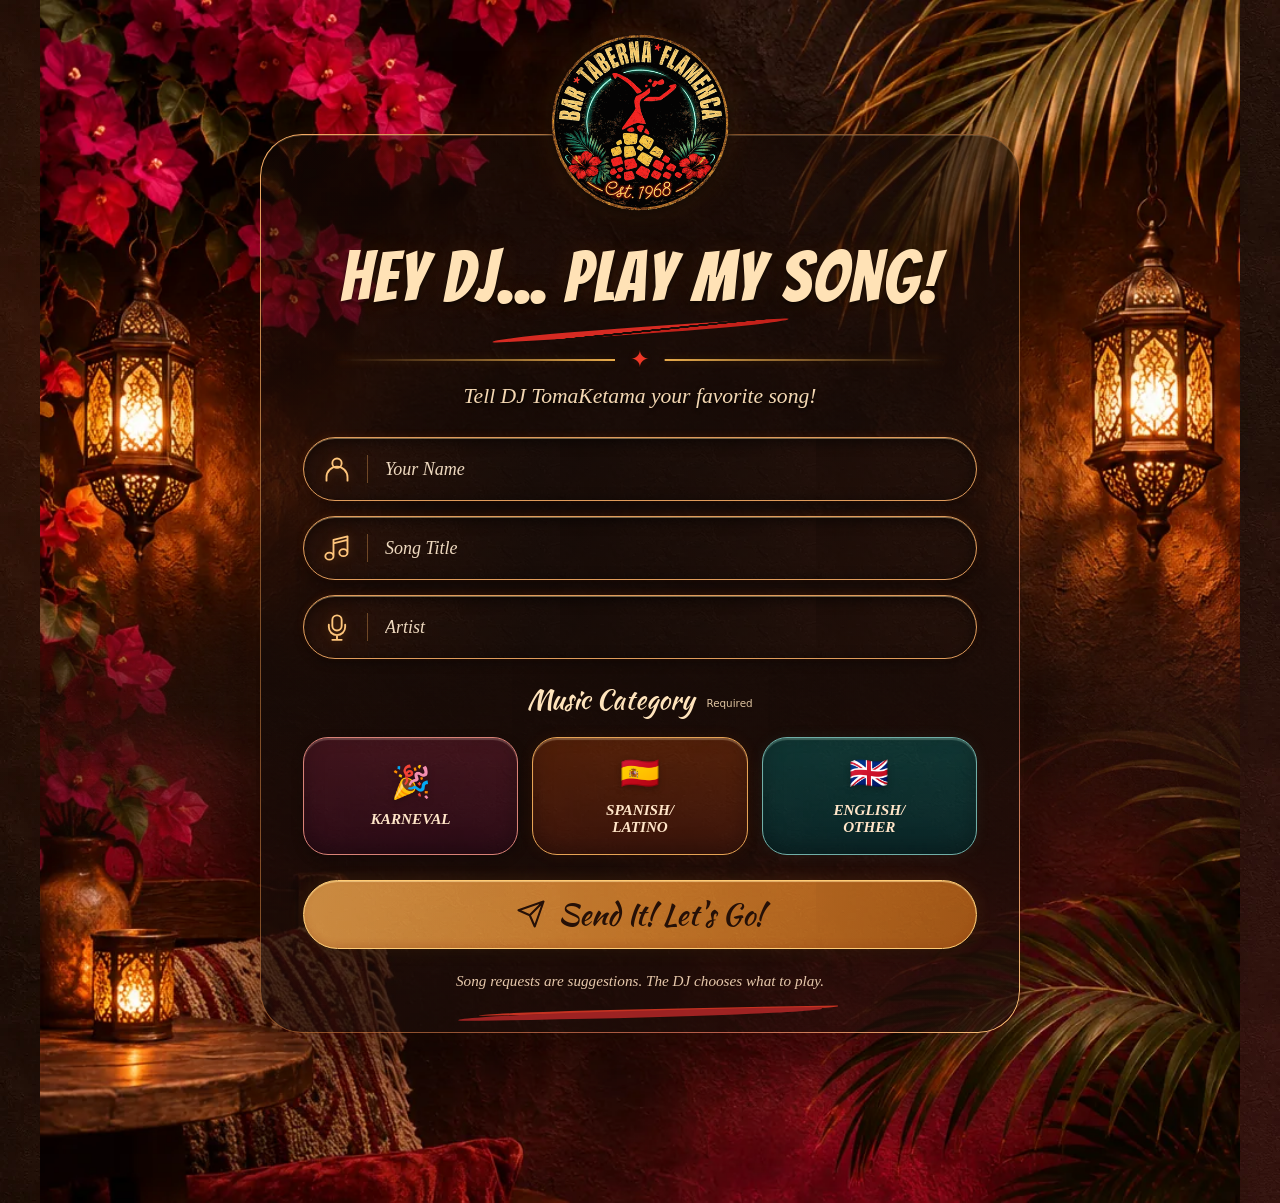
<file: index.html>
<!doctype html>
<html lang="en"><head><meta charset="UTF-8"><meta name="viewport" content="width=device-width,initial-scale=1"><meta name="theme-color" content="#17121b"><title>Song Requests · Taberna Flamenca</title><link rel="stylesheet" href="./styles.css"><link rel="stylesheet" href="./guest-theme.css?v=boho-bangers-20261109"></head><body class="boho-guest">
<main class="guest-page"><div class="boho-decor boho-decor-top" aria-hidden="true"></div><div class="boho-decor boho-decor-bottom" aria-hidden="true"></div><section class="guest-card"><img class="guest-logo" src="./assets/taberna-round-hq.png" alt="Taberna Flamenca logo"><h1>Hey Dj... play my Song!</h1><div class="flamenca-divider" aria-hidden="true"><span>✦</span></div><p class="subtitle">Tell DJ TomaKetama your favorite song!</p>
<form id="request-form"><label class="sr-only" for="guest">Your Name</label><div class="glow-field"><span class="field-icon" aria-hidden="true"><svg viewBox="0 0 24 24"><circle cx="12" cy="7" r="4"/><path d="M3 22v-3a9 9 0 0 1 18 0v3"/></svg></span><input id="guest" name="guest" maxlength="60" autocomplete="name" required placeholder="Your Name"></div>
<label class="sr-only" for="title">Song Title</label><div class="glow-field"><span class="field-icon" aria-hidden="true"><svg viewBox="0 0 24 24"><path d="M9 18V5l12-3v13M9 8l12-3"/><ellipse cx="5.5" cy="19" rx="3.5" ry="3"/><ellipse cx="17.5" cy="16" rx="3.5" ry="3"/></svg></span><input id="title" name="title" maxlength="120" required placeholder="Song Title"></div>

<label class="sr-only" for="artist">Artist</label><div class="glow-field"><span class="field-icon" aria-hidden="true"><svg viewBox="0 0 24 24"><rect x="8" y="2" width="8" height="13" rx="4"/><path d="M5 10v2a7 7 0 0 0 14 0v-2M12 19v4M8 23h8"/></svg></span><input id="artist" name="artist" maxlength="120" required placeholder="Artist"></div>
<fieldset class="category-field"><legend>Music Category <span class="required-label">Required</span></legend><div class="category-options">
<label class="category-choice"><input type="radio" name="category" value="german" required><span><span class="category-emoji">🎉</span><span>KARNEVAL</span></span></label>
<label class="category-choice"><input type="radio" name="category" value="latino" required><span><span class="category-emoji">🇪🇸</span><span>SPANISH/<br>LATINO</span></span></label>
<label class="category-choice"><input type="radio" name="category" value="international" required><span><span class="category-emoji">🇬🇧</span><span>ENGLISH/<br>OTHER</span></span></label>
</div></fieldset>
<button type="submit" id="submit"><span class="send-icon" aria-hidden="true"><svg viewBox="0 0 24 24"><path d="m22 2-7 20-4-9-9-4 20-7ZM11 13 22 2"/></svg></span> Send It! Let's Go!</button><p class="feedback" id="feedback" role="status" aria-live="polite"></p></form>
<p class="footnote">Song requests are suggestions. The DJ chooses what to play.</p></section></main>
<script type="module" src="./src/guest.js?v=20261105-party-copy3"></script></body></html>
</file>
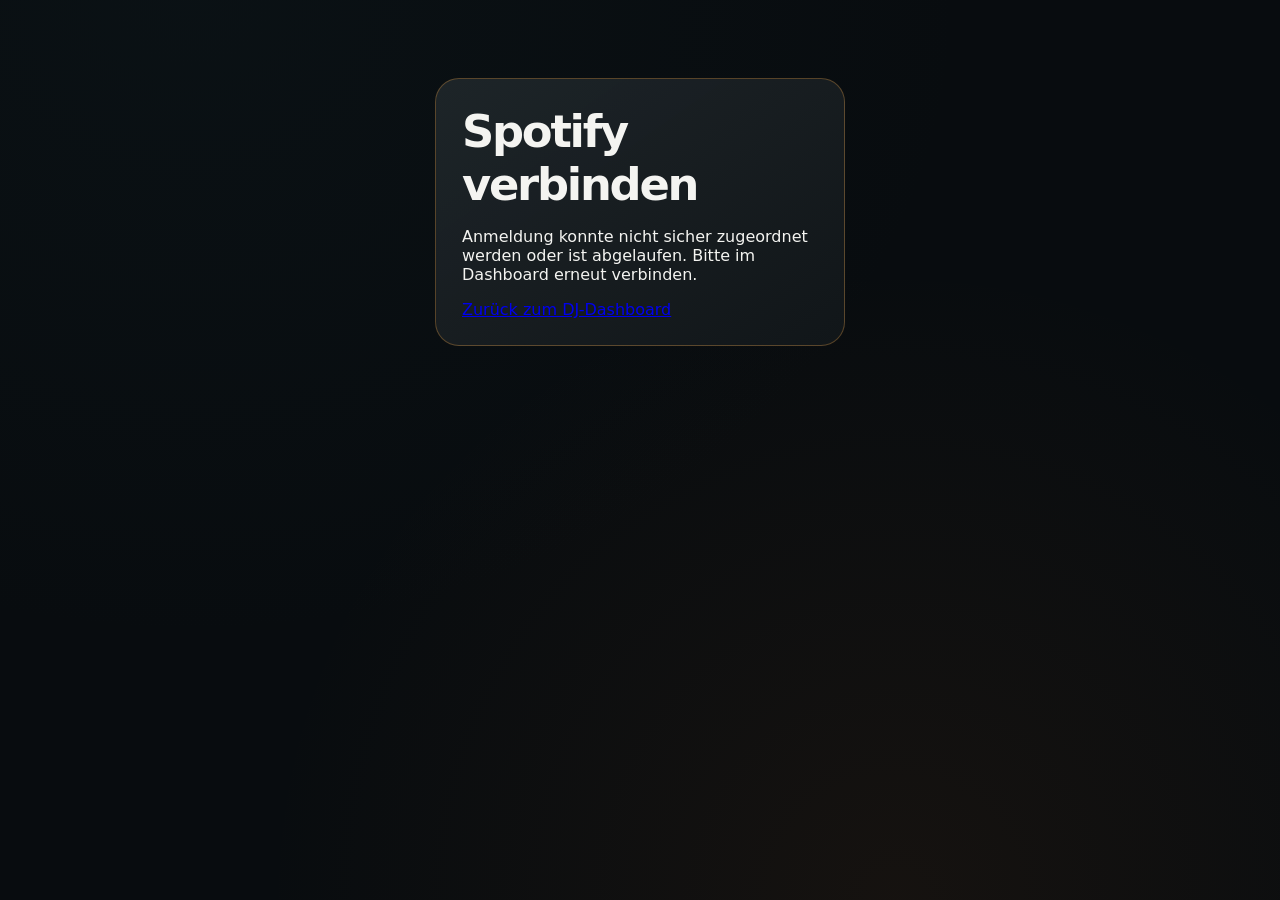
<file: dj/spotify-callback.html>
<!doctype html>
<html lang="de"><head><meta charset="utf-8"><meta name="viewport" content="width=device-width,initial-scale=1"><meta name="referrer" content="no-referrer"><title>Spotify verbinden · Taberna Flamenca</title><link rel="stylesheet" href="../styles.css"><link rel="stylesheet" href="./dashboard.css?v=20261105-v6"></head><body class="dj-page"><main class="dashboard"><section class="panel login"><h1>Spotify verbinden</h1><p id="spotify-callback-status" role="status">Anmeldung wird geprüft …</p><a href="./">Zurück zum DJ-Dashboard</a></section></main><script type="module" src="../src/spotify-callback.js"></script></body></html>
</file>
<file: styles.css>
:root{font-family:Inter,ui-sans-serif,system-ui,-apple-system,BlinkMacSystemFont,"Segoe UI",sans-serif;color:#f6eff7;background:#120e15;font-synthesis:none}*{box-sizing:border-box}body{margin:0;min-height:100vh;background:radial-gradient(ellipse at 20% 0%,#39213d 0%,transparent 45%),radial-gradient(ellipse at 100% 70%,#2b1b30 0%,transparent 45%),#120e15}button,input{font:inherit}button{cursor:pointer}button:disabled{opacity:.6;cursor:wait}.guest-page{min-height:100vh;display:flex;align-items:center;justify-content:center;padding:32px 16px}.guest-card{width:min(100%,460px);padding:clamp(26px,5vw,46px);background:rgba(39,28,43,.82);border:1px solid #624b63;border-radius:24px;box-shadow:0 22px 75px #0007;backdrop-filter:blur(14px)}.eyebrow{font-size:.75rem;letter-spacing:.25em;font-weight:750;color:#f2a9bb}.music-icon{font-size:3.7rem;line-height:1;margin:30px 0 10px;color:#f3b0c4}h1{font-size:clamp(2rem,5vw,2.8rem);letter-spacing:-.05em;margin:0 0 8px}.subtitle{color:#c6b4c6;margin:0 0 30px;line-height:1.5}form{display:flex;flex-direction:column}label{font-size:.86rem;font-weight:650;margin:14px 0 8px}input:not([type=checkbox]){width:100%;min-height:48px;padding:12px 14px;color:#fff;border:1px solid #745e76;border-radius:11px;background:#231b28;outline:none}input:focus{border-color:#f3a9c0;box-shadow:0 0 0 3px #f3a9c026}input::placeholder{color:#a692a8}button:not(.secondary){background:linear-gradient(120deg,#ffb8c7,#e78eae);color:#2a1425;font-weight:760;border:0;border-radius:11px;min-height:49px;padding:12px 18px;margin-top:24px}button span{margin-left:6px}button:hover{filter:brightness(1.08)}button.secondary{background:#302635;color:#f5e9f4;border:1px solid #604d63;border-radius:10px;padding:10px 15px;min-height:40px}.footnote{font-size:.76rem;line-height:1.5;color:#a893a9;text-align:center;margin:25px 0 0}.feedback{font-size:.87rem;line-height:1.45;margin:12px 0 0;min-height:1rem}.feedback.error{color:#ffc1c1}.feedback.success{color:#a7edc1}.hidden{display:none!important}.dashboard{max-width:940px;margin:auto;padding:42px 18px}.dash-header{display:flex;align-items:flex-start;justify-content:space-between;gap:20px}.dash-header h1{margin-top:10px}.header-actions{display:flex;gap:12px;align-items:center}.status{border-radius:100px;border:1px solid #58465b;padding:8px 12px;color:#d1bcd1;font-size:.8rem;white-space:nowrap}.status.connected{border-color:#44705d;color:#a6e8c4}.panel{background:#2b2030;border:1px solid #644d67;border-radius:18px;padding:26px}.login{max-width:410px;margin:50px auto}.login h2{margin:0}.toolbar{display:flex;align-items:center;justify-content:space-between;gap:20px;margin:16px 0 20px}.meta{font-size:.82rem;color:#b39db5;margin:5px 0}.toolbar-actions{display:flex;align-items:center;gap:14px}.checkbox-label{margin:0;color:#cdbbd0;font-weight:500;white-space:nowrap}.request-list{background:#241b29;border:1px solid #57445b;border-radius:17px;overflow:hidden}.request{display:grid;grid-template-columns:43px 1fr auto;gap:16px;align-items:center;padding:19px 20px;border-bottom:1px solid #48364b}.request:last-child{border-bottom:0}.request.done{opacity:.55}.number{font-size:1.35rem;font-weight:700;color:#a892ad;font-variant-numeric:tabular-nums}.song-title{font-size:1.03rem;font-weight:750;overflow-wrap:anywhere}.artist{font-size:.91rem;color:#c9b5ca;margin-top:4px}.requesters{font-size:.82rem;color:#9e8aa4;margin-top:6px;overflow-wrap:anywhere}.row-side{display:flex;gap:12px;align-items:center}.plus{border-radius:100px;background:#614162;color:#ffdaee;padding:6px 10px;font-size:.82rem;font-weight:750}.mark{font-size:.82rem;padding:7px 9px;background:transparent;border:1px solid #705a76;color:#d5c0d7;border-radius:8px}.empty{padding:32px;color:#bca7bd;text-align:center}.dashboard-foot{margin-top:30px}@media(max-width:600px){.dash-header,.toolbar{flex-wrap:wrap}.request{grid-template-columns:25px 1fr auto;gap:10px;padding:14px 12px}.row-side{flex-direction:column;align-items:flex-end}.dashboard{padding:22px 12px}}
/* DJ request extension: keep the existing colour palette and card styling. */
.dashboard{max-width:1680px}
.toolbar-actions{flex-wrap:wrap;justify-content:flex-end}
.toolbar select,.category-select{background:#302635;color:#f5e9f4;border:1px solid #705a76;border-radius:9px;padding:9px;font:inherit}
.event-label{margin:0;font-size:.82rem;color:#cdbbd0}
.request-columns{display:grid;grid-template-columns:repeat(3,minmax(0,1fr));gap:14px;align-items:start;overflow:visible}
.music-column{min-width:0;border:1px solid #57445b;background:rgba(36,27,41,.92);border-radius:17px;overflow:hidden}
.music-column h2{font-size:1rem;letter-spacing:-.01em;margin:0;padding:17px 16px;background:#35283a;border-bottom:1px solid #57445b}
.category-items{min-height:90px}
.category-items .request{grid-template-columns:29px minmax(0,1fr);gap:10px;align-items:start;padding:15px 12px}
.category-items .number{font-size:1rem;padding-top:2px}
.song-details{min-width:0}
.song-details .row-side{flex-direction:row;align-items:center;justify-content:flex-start;margin-top:10px}
.song-details .category-select{width:100%;margin-top:10px;font-size:.78rem}
.mobile-swipe-hint{display:none;text-align:center;color:#b8a3ba;font-size:.8rem}
@media(max-width:760px){
 .dashboard{padding:20px 0}
 .dash-header,.toolbar{padding-left:15px;padding-right:15px}
 .dashboard-foot{padding:0 14px}
 .request-columns{display:flex;gap:0;overflow-x:auto;scroll-snap-type:x mandatory;overscroll-behavior-x:contain;scrollbar-width:none;-webkit-overflow-scrolling:touch}
 .request-columns::-webkit-scrollbar{display:none}
 .music-column{flex:0 0 100%;width:100%;scroll-snap-align:start;border-radius:0;border-left:0;border-right:0;min-height:280px}
 .music-column h2{position:sticky;top:0}
 .mobile-swipe-hint{display:block}
 .toolbar-actions{justify-content:flex-start}
 .header-actions{margin-left:auto}
}

/* Guest request form: original centered logo and equal-width compulsory category choices. */
.guest-logo{display:block;width:124px;height:124px;aspect-ratio:1;object-fit:contain;border-radius:50%;margin:0 auto 16px}
.guest-card h1{text-align:center}
.guest-card .subtitle{text-align:center}
.category-field{border:0;padding:0;margin:17px 0 3px;min-width:0}
.category-field legend{font-size:.86rem;font-weight:650;margin-bottom:10px;padding:0}
.required-label{font-size:.72rem;font-weight:500;color:#bf9ebc;margin-left:5px}
.category-options{display:grid;grid-template-columns:repeat(3,minmax(0,1fr));gap:7px}
.category-choice{display:block;min-width:0;margin:0;cursor:pointer;position:relative}
.category-choice input{position:absolute;opacity:0;width:1px;height:1px}
.category-choice > span{display:flex;align-items:center;justify-content:center;text-align:center;min-height:58px;width:100%;padding:7px 4px;background:#231b28;border:1px solid #745e76;border-radius:11px;color:#f5e9f4;font-size:clamp(.63rem,2.2vw,.77rem);font-weight:750;line-height:1.2;overflow-wrap:anywhere;transition:background .15s,border-color .15s,box-shadow .15s}
.category-choice input:checked+span{background:#614162;border-color:#ffc5d6;color:#fff;box-shadow:inset 0 0 0 1px #ffc5d6}
.category-choice input:focus-visible+span{outline:3px solid #f3a9c0;outline-offset:3px}
@media(max-width:420px){.guest-card{padding:24px 18px}.guest-logo{width:118px;height:118px}.category-options{gap:5px}.category-choice > span{font-size:.65rem;padding:7px 2px}}

/* Compact supplied PNG and horizontal categories with clear symbol/text hierarchy. */
.category-options{grid-template-columns:repeat(3,minmax(0,1fr));}
.category-choice > span{display:flex;flex-direction:column;gap:4px;align-items:center;justify-content:center;min-height:70px;white-space:normal}
.category-choice > span > span{display:block;background:none;border:none;padding:0;min-height:0;width:auto;line-height:1.15}
.category-choice .category-emoji{font-size:1.3rem;line-height:1.2}
</file>
<file: guest-theme.css>
/* Guest-only boho theme. Shared dashboard styles and request logic are unchanged. */
@font-face{font-family:"Flamenca Brush";src:url("./assets/fonts/KaushanScript-Latin.woff") format("woff");font-style:normal;font-weight:400;font-display:swap}
.boho-guest{background:#160c08;color:#fae9cc}
.boho-guest .guest-page{position:relative;isolation:isolate;display:flex;align-items:flex-start;justify-content:center;min-height:100svh;padding:34px 26px 170px;overflow:hidden;background:radial-gradient(ellipse at 8% 32%,#ae3c1229,transparent 45%),radial-gradient(ellipse at 100% 95%,#a71e3020,transparent 45%),url("./assets/boho/plaster.webp") repeat;background-color:#190d08}
.boho-guest .boho-decor{position:absolute;left:50%;width:min(100%,1200px);transform:translateX(-50%);pointer-events:none;z-index:-1;background-repeat:no-repeat;background-size:100% auto}
.boho-guest .boho-decor-top{top:0;height:775px;background-image:url("./assets/boho/top-decor.webp");-webkit-mask-image:linear-gradient(#000 0%,#000 76%,transparent 100%);mask-image:linear-gradient(#000 0%,#000 76%,transparent 100%)}
.boho-guest .boho-decor-bottom{bottom:0;height:500px;background-position:center bottom;background-image:url("./assets/boho/bottom-decor.webp");-webkit-mask-image:linear-gradient(transparent,#000 35%);mask-image:linear-gradient(transparent,#000 35%)}
.boho-guest .guest-card{position:relative;isolation:isolate;width:min(100%,760px);padding:0 42px 32px;margin-top:100px;border:1px solid #d38e4c80;border-radius:42px;background:linear-gradient(160deg,#1a0b0578,#140a07bd 42%,#1b0d09ba);box-shadow:0 25px 90px #0008,inset 0 1px #ffe1a333,0 0 30px #e95a1612;backdrop-filter:none;-webkit-backdrop-filter:none}
.boho-guest .guest-card:before{content:"";position:absolute;inset:-1px;z-index:-1;border-radius:inherit;padding:1px;background:linear-gradient(135deg,#ffb56b,#b4603022 26%,#b85b2733 58%,#ea6d6888 82%,#ffc87b);-webkit-mask:linear-gradient(#fff 0 0) content-box,linear-gradient(#fff 0 0);-webkit-mask-composite:xor;mask-composite:exclude;pointer-events:none}
.boho-guest .guest-card:after{content:"";position:absolute;left:26%;right:26%;bottom:14px;height:8px;background:#b42727;border-radius:90% 10% 80% 10%;transform:rotate(-1deg);opacity:.85;box-shadow:18px -3px 0 -2px #e33926;pointer-events:none}
.boho-guest .guest-logo{display:block;position:relative;width:208px;height:208px;aspect-ratio:1;object-fit:contain;border-radius:50%;margin:-111px auto 8px;filter:drop-shadow(0 3px 6px #0009) drop-shadow(0 0 12px #ef8e2322)}
.boho-guest .guest-card h1{position:relative;margin:0 auto 4px;max-width:680px;font-family:"Flamenca Brush","Brush Script MT",cursive;font-weight:400;font-size:clamp(2.3rem,5.5vw,3.85rem);line-height:1.24;letter-spacing:-.035em;color:#ffe2b6;text-align:center;text-wrap:balance;text-shadow:0 4px 4px #0009,0 0 25px #ee8a2224}
.boho-guest .guest-card h1:after{content:"";display:block;width:44%;height:9px;margin:10px auto 0;background:linear-gradient(177deg,transparent 18%,#d62a22 19% 50%,transparent 51% 58%,#c4211a 59% 78%,transparent 79%);border-radius:100% 5% 100% 5%;transform:rotate(-3deg)}
.boho-guest .flamenca-divider{display:flex;align-items:center;gap:15px;width:90%;margin:13px auto 9px;color:#ef3827;font-size:23px;line-height:1;text-shadow:0 0 9px #d8352222}
.boho-guest .flamenca-divider:before,.boho-guest .flamenca-divider:after{content:"";height:2px;flex:1;background:linear-gradient(90deg,transparent,#e8ab4b);box-shadow:0 0 8px #f1901e33}.boho-guest .flamenca-divider:after{transform:rotate(180deg)}
.boho-guest .guest-card .subtitle{font-family:Georgia,"Times New Roman",serif;font-style:italic;font-size:clamp(.98rem,2.7vw,1.35rem);line-height:1.5;color:#f4d7b2;text-align:center;margin:0 0 25px;text-shadow:0 2px 4px #000}
.boho-guest .sr-only{position:absolute!important;width:1px!important;height:1px!important;padding:0!important;margin:-1px!important;overflow:hidden!important;clip:rect(0,0,0,0)!important;white-space:nowrap!important;border:0!important}
.boho-guest .glow-field{display:flex;align-items:center;gap:17px;min-height:64px;padding:0 19px;margin:0 0 15px;border:1px solid #df9b5b;border-radius:33px;background:linear-gradient(110deg,#3e1a0e55,#140b08ba 35%,#25110b88),url("./assets/boho/plaster.webp");box-shadow:inset 0 1px 0 #ffe3a56b,inset 0 3px 14px #0009,0 -2px 7px #e55b1b1c,0 5px 10px #0004;transition:border-color .2s,box-shadow .2s}
.boho-guest .glow-field:focus-within{border-color:#ffdb92;box-shadow:0 0 0 3px #efb45225,0 0 18px #ee7e2029,inset 0 2px 10px #0008}
.boho-guest .field-icon{display:flex;align-items:center;justify-content:center;flex:0 0 44px;padding-right:16px;border-right:1px solid #c2874877;color:#ffc67c;filter:drop-shadow(0 0 5px #f58b2344)}
.boho-guest .field-icon svg{width:28px;height:28px;fill:none;stroke:currentColor;stroke-width:1.6;stroke-linecap:round;stroke-linejoin:round}
.boho-guest .guest-card .glow-field input:not([type=checkbox]){width:100%;min-width:0;min-height:62px;padding:12px 0;background:transparent;border:0;border-radius:0;box-shadow:none;color:#fff1da;font-size:18px;font-style:italic;font-family:Georgia,"Times New Roman",serif}
.boho-guest .guest-card .glow-field input::placeholder{color:#eed9bf;opacity:1}
.boho-guest .guest-card .category-field{margin:7px 0 0;min-width:0}.boho-guest .category-field legend{width:100%;margin-bottom:17px;padding:0;color:#ffe4bc;font-family:"Flamenca Brush",cursive;font-weight:400;text-align:center;font-size:1.7rem;line-height:1.4}
.boho-guest .required-label{font-family:ui-sans-serif,system-ui,sans-serif;font-size:.65rem;font-weight:400;color:#dfc4a0;vertical-align:middle;margin-left:6px}
.boho-guest .category-options{display:grid;grid-template-columns:repeat(3,minmax(0,1fr));gap:14px}.boho-guest .category-choice{position:relative;display:block;margin:0;min-width:0;cursor:pointer}.boho-guest .category-choice input{position:absolute;opacity:0;width:1px;height:1px}
.boho-guest .category-choice>span{position:relative;display:flex;flex-direction:column;align-items:center;justify-content:center;gap:9px;min-height:118px;padding:13px 5px;width:100%;border:1px solid #d98277;border-radius:25px;background:linear-gradient(#531827a8,#300b1ac9),url("./assets/boho/plaster.webp");box-shadow:inset 0 2px 1px #ffd7c83d,inset 0 -6px 20px #0004,0 4px 12px #0004;color:#ffe5c8;font-size:.95rem;font-weight:650;font-style:italic;font-family:Georgia,"Times New Roman",serif;text-align:center;line-height:1.15;overflow-wrap:normal;transition:transform .18s,border-color .18s,box-shadow .18s}
.boho-guest .category-choice:nth-child(2)>span{border-color:#e6a355;background:linear-gradient(#7b2e0b8f,#47170cb5),url("./assets/boho/plaster.webp");box-shadow:inset 0 2px 1px #ffd7a44d,inset 0 -6px 20px #0004,0 0 15px #d45f1b14}
.boho-guest .category-choice:nth-child(3)>span{border-color:#70aea7;background:linear-gradient(#07525296,#042e32bd),url("./assets/boho/plaster.webp");box-shadow:inset 0 2px 1px #b2e9d447,inset 0 -6px 20px #0004,0 0 15px #3eaea314}
.boho-guest .category-choice .category-emoji{font-size:2rem;line-height:1.15;filter:drop-shadow(0 2px 3px #0004)}.boho-guest .category-choice>span>span{display:block;line-height:1.15}
.boho-guest .category-choice input:checked+span{border-color:#ffe3a5;transform:translateY(-2px);box-shadow:0 0 0 2px #e4b56c99,0 0 18px #e1943529,inset 0 1px 10px #ffd68e24}
.boho-guest .category-choice input:checked+span:after{content:"✓";position:absolute;top:5px;right:8px;font-family:system-ui,sans-serif;font-size:13px;font-weight:700;color:#ffe5b1}
.boho-guest .category-choice input:focus-visible+span{outline:3px solid #ffe0a0;outline-offset:4px}
.boho-guest .guest-card #submit{display:flex;align-items:center;justify-content:center;gap:12px;min-height:69px;width:100%;margin-top:25px;padding:12px 16px;border:1px solid #ffcc76;border-radius:38px;background:linear-gradient(110deg,#f4bb69dc,#e9a043d9 53%,#c77b26df),url("./assets/boho/plaster.webp");box-shadow:inset 0 1px 1px #ffe8b4aa,inset 0 -3px 7px #9e4c1c33,0 0 16px #f2942b24,0 5px 12px #0005;color:#251007;font-family:"Flamenca Brush",cursive;font-weight:400;font-size:1.85rem;font-style:normal;transition:filter .18s,transform .18s}
.boho-guest .guest-card #submit .send-icon{display:flex;align-items:center;margin:0}.boho-guest .send-icon svg{width:30px;height:30px;fill:none;stroke:currentColor;stroke-width:1.7;stroke-linejoin:round}
.boho-guest .guest-card #submit:active{transform:translateY(2px)}.boho-guest .guest-card #submit:disabled{opacity:.65;cursor:wait;transform:none}
.boho-guest .guest-card .footnote{margin:20px auto 7px;max-width:560px;color:#e6c8ab;font-family:Georgia,"Times New Roman",serif;font-style:italic;font-size:.95rem;line-height:1.6;text-align:center}
.boho-guest .feedback:empty{min-height:0;margin:0}.boho-guest .feedback:not(:empty){padding:12px 15px;margin:16px 0 0;border:1px solid #bc895533;border-radius:15px;background:#170b08c7;color:#f8dfbb;line-height:1.6}.boho-guest .feedback.success{color:#c8e7b4}.boho-guest .feedback.error{color:#ffd1c4}
@media(hover:hover){.boho-guest .category-choice:hover>span{transform:translateY(-2px);border-color:#ffe0a5}.boho-guest .guest-card #submit:hover{filter:brightness(1.06)}}
@media(max-width:600px){.boho-guest .guest-page{padding:24px 13px 120px}.boho-guest .boho-decor-top{width:calc(100% + 48px);height:420px}.boho-guest .boho-decor-bottom{width:calc(100% + 70px);height:290px}.boho-guest .guest-card{margin-top:92px;padding:0 20px 28px;border-radius:28px}.boho-guest .guest-logo{width:158px;height:158px;margin-top:-94px;margin-bottom:12px}.boho-guest .guest-card h1{font-size:2.35rem;line-height:1.25}.boho-guest .guest-card h1:after{height:7px;margin-top:6px}.boho-guest .flamenca-divider{margin:11px auto 8px;font-size:20px}.boho-guest .guest-card .subtitle{font-size:.98rem;margin-bottom:22px}.boho-guest .glow-field{min-height:57px;margin-bottom:13px;padding:0 14px;gap:12px}.boho-guest .field-icon{flex-basis:37px;padding-right:12px}.boho-guest .field-icon svg{width:25px;height:25px}.boho-guest .guest-card .glow-field input:not([type=checkbox]){min-height:55px;font-size:17px}.boho-guest .category-options{gap:9px}.boho-guest .category-field legend{font-size:1.4rem;margin-bottom:13px}.boho-guest .category-choice>span{font-size:.73rem;min-height:101px;border-radius:20px;gap:8px;padding:12px 3px}.boho-guest .category-choice .category-emoji{font-size:1.75rem}.boho-guest .guest-card #submit{min-height:62px;font-size:1.6rem;margin-top:21px}.boho-guest .guest-card .footnote{font-size:.81rem;margin-top:18px}}
@media(max-width:350px){.boho-guest .guest-card{padding-left:14px;padding-right:14px}.boho-guest .guest-card h1{font-size:2.1rem}.boho-guest .category-options{gap:7px}.boho-guest .category-choice>span{font-size:.66rem;min-height:96px}.boho-guest .guest-card .subtitle{font-size:.9rem}}
@media(prefers-reduced-motion:reduce){.boho-guest .glow-field,.boho-guest .category-choice>span,.boho-guest .guest-card #submit{transition:none}}
/* Let the artwork's own proportions define the fade, including narrow screens. */
.boho-guest .boho-decor-top{height:auto;aspect-ratio:1024/660}
.boho-guest .boho-decor-bottom{height:auto;aspect-ratio:1024/426}
.boho-guest .guest-card #submit{position:relative;isolation:isolate;overflow:hidden}
.boho-guest .guest-card #submit:before{content:"";position:absolute;inset:0;z-index:-1;border-radius:inherit;background:url("./assets/boho/plaster.webp") repeat;mix-blend-mode:soft-light;opacity:.45;pointer-events:none}
@media(max-width:600px){.boho-guest .boho-decor-top{width:100%;height:auto}.boho-guest .boho-decor-bottom{width:100%;height:auto}}

/* Restore the quieter original boho design; only the headline uses Bangers. */
@font-face{font-family:"Flamenca Bangers";src:url("./assets/fonts/Bangers-Latin.woff") format("woff");font-style:normal;font-weight:400;font-display:swap}
.boho-guest .guest-card h1{font-family:"Flamenca Bangers",Impact,sans-serif;font-weight:400;font-size:clamp(2.9rem,6.4vw,4.4rem);line-height:1.08;letter-spacing:.025em;color:#ffe2b6;text-shadow:0 3px 5px #0009,0 0 22px #ed862c20}
@media(max-width:600px){.boho-guest .guest-card h1{font-size:3rem;line-height:1.1}}
@media(max-width:350px){.boho-guest .guest-card h1{font-size:2.6rem}}
</file>
<file: dj/dashboard.css>
/* DJ-only theme: guest form and backend remain independent. */
.dj-page{background:radial-gradient(ellipse at 15% 0,#19323922,transparent 50%),radial-gradient(ellipse at 70% 100%,#b65b1714,transparent 50%),#080c0f;min-height:100svh;color:#f4f4f1}
.dj-page:before{content:'';position:fixed;inset:auto -10% -160px;height:230px;border-top:2px solid #ee963c88;border-radius:50%;box-shadow:0 -10px 45px #ff851528;transform:rotate(-5deg);pointer-events:none;z-index:-1}
.dashboard{max-width:1720px;padding:28px 30px 60px}
.dash-header{align-items:center;margin-bottom:32px;gap:24px}
.dj-brand{display:flex;align-items:center;gap:30px;min-width:0}
.dj-logo{width:150px;height:150px;object-fit:contain;filter:drop-shadow(0 0 12px #e9972422)}
.dj-heading{border-left:1px solid #d18a3d99;padding-left:30px}
.dash-header h1{margin:0 0 6px;font-size:clamp(1.8rem,3.5vw,3.3rem);letter-spacing:-.035em;line-height:1.1}
.dash-header .subtitle{margin:0;color:#afb4b9;font-size:clamp(.85rem,1.8vw,1.45rem)}
.equalizer{font-size:38px;color:#ef942f;letter-spacing:2px;text-shadow:0 0 15px #ff851c77;white-space:nowrap}
.header-actions{gap:20px}.status{padding:14px 22px;border-radius:23px;background:linear-gradient(#292c31,#15191d);border-color:#686c72;color:#c5c8ca;font-size:1rem}.status.connected{color:#ffbc36;border-color:#bd6f23;background:radial-gradient(ellipse at 40% 0,#bb581c33,transparent),#17120c;box-shadow:inset 0 1px #ffc17222}.status.connected:before{content:'●';margin-right:10px;text-shadow:0 0 10px #ffb500}
.dj-page button.secondary,.dj-page .mark,.evening-picker select{color:#f5f5f3;background:linear-gradient(155deg,#33383e99,#181c20cc);border:1px solid #70798166;border-radius:16px;box-shadow:inset 0 1px #fff2;padding:12px 17px}
.toolbar{display:flex;justify-content:space-between;align-items:center;gap:24px;padding:22px 28px;margin:0;border:1px solid #66707955;border-radius:28px;background:linear-gradient(120deg,#2c3035aa,#0e1418cc);box-shadow:inset 0 1px #fff1,0 10px 35px #0004}
.evening-picker{display:flex;align-items:center;gap:14px}.event-label{font-size:1rem;color:#eee;white-space:nowrap}.evening-picker select{font-size:.95rem;max-width:230px;color-scheme:dark}
.dj-stats{display:flex;justify-content:center;gap:30px;flex:1;border-left:1px solid #6e737966;border-right:1px solid #6e737966;padding:0 24px}.dj-stats>div{display:grid;grid-template-columns:auto auto;column-gap:12px;align-items:center}.dj-stats strong{font-size:1.6rem;line-height:1.15}.dj-stats>div>span:last-child{grid-column:2;color:#afb4b9;font-size:.8rem}.stat-icon{grid-row:span 2;font-size:32px;color:#f39732}
.dashboard-controls{display:flex;justify-content:space-between;align-items:center;margin:16px 3px 20px;gap:15px;color:#a9b2b7;font-size:.85rem}.dashboard-controls>div{display:flex;align-items:center;gap:18px}.dashboard-controls button.secondary{padding:7px 12px;font-size:.8rem;min-height:35px}.checkbox-label{font-size:.8rem;color:#bfc6ca}
.request-columns{gap:20px}.music-column{--accent:240,145,47;border:1px solid rgba(var(--accent),.4);border-radius:26px;background:linear-gradient(145deg,#111719ed,#111315f5);box-shadow:0 15px 35px #0004;overflow:hidden}.music-column[data-category=german]{--accent:251,89,74}.music-column[data-category=international]{--accent:42,213,230}
.music-column h2{display:flex;justify-content:space-between;align-items:center;gap:12px;padding:20px 22px;font-size:clamp(.92rem,1.5vw,1.4rem);border:0;border-bottom:1px solid rgba(var(--accent),.5);background:radial-gradient(ellipse at 40% 0,rgba(var(--accent),.25),transparent 85%),linear-gradient(120deg,rgba(var(--accent),.11),transparent);box-shadow:inset 0 1px rgba(var(--accent),.4),0 3px 18px rgba(var(--accent),.08);letter-spacing:-.025em}.column-count{padding:5px 12px;min-width:38px;text-align:center;border:1px solid rgba(var(--accent),.85);border-radius:12px;box-shadow:0 0 14px rgba(var(--accent),.15);font-size:1.05rem}
.category-items{padding:4px 18px 10px}.category-items .request{padding:16px 0;grid-template-columns:28px minmax(0,1fr);gap:12px;border-color:#ffffff14}.category-items .number{color:#a5a9ad;font-weight:500;padding-top:3px}.song-details{position:relative;padding-right:105px;min-height:52px}.song-title{font-size:1rem;font-weight:700;color:#f3f4f1}.artist{color:#b3b7ba;font-size:.9rem}.requesters{font-size:.7rem;color:#7f8e96;margin-top:5px}.song-details .row-side{position:absolute;right:0;top:4px;margin:0;gap:10px}.plus{background:#b16a1829;color:#ffc64e;padding:5px 7px;border-radius:10px;font-size:.78rem;white-space:nowrap}.dj-page .mark{margin:0;min-height:36px;width:40px;padding:5px;font-size:1rem;color:#fff;border-radius:12px}.request.done{opacity:.5}.empty{font-size:.9rem;padding:35px 8px}.dashboard-foot{color:#7c8a92}.login{background:linear-gradient(145deg,#20272be8,#111619);border-color:#bd843c66;border-radius:24px}.login button{background:linear-gradient(110deg,#ffd37c,#bc7726);color:#17191b}.dj-page button:focus-visible,.dj-page select:focus-visible{outline:2px solid #ffcd75;outline-offset:4px}
@media(max-width:1250px){.equalizer{display:none}.dj-logo{width:115px;height:115px}.dj-brand{gap:20px}.dj-heading{padding-left:20px}.toolbar{flex-wrap:wrap;gap:20px}.dj-stats{border-right:0;justify-content:space-around}.toolbar #export{margin-left:auto}.song-details{padding-right:82px}.song-details .row-side{gap:5px}.category-items{padding:4px 12px 10px}.music-column h2{padding:17px 14px}}
@media(max-width:760px){.dashboard{padding:18px 14px 40px}.dash-header{flex-wrap:wrap;margin-bottom:20px}.dj-logo{width:85px;height:85px}.dj-brand{gap:14px}.dj-heading{padding-left:14px}.header-actions{margin-left:0;width:100%;justify-content:space-between}.status{padding:10px 18px}.toolbar{padding:18px;border-radius:22px}.evening-picker{width:100%;justify-content:space-between;gap:8px}.evening-picker select{max-width:65%}.dj-stats{border:0;padding:12px 0;width:100%;flex:auto;gap:15px;justify-content:space-between}.dj-stats strong{font-size:1.4rem}.stat-icon{font-size:25px}.dj-stats>div{column-gap:7px}.toolbar #export{width:100%;margin:0}.dashboard-controls{align-items:flex-start;flex-direction:column}.dashboard-controls>div{width:100%;justify-content:space-between;gap:8px}.request-columns{gap:12px;scroll-padding:0}.music-column{border:1px solid rgba(var(--accent),.4);border-radius:22px;flex:0 0 100%;min-height:280px}.music-column h2{position:static;font-size:1.05rem}.mobile-swipe-hint{font-size:.75rem;color:#8c9ba3}.song-details{padding-right:105px}.song-details .row-side{gap:10px}.dashboard-foot{padding:0}}
.equalizer{display:flex;align-items:flex-end;gap:4px;height:50px}.equalizer i{display:block;width:3px;height:var(--bar);background:linear-gradient(#ffc35c,#e77f20);box-shadow:0 0 10px #ff8a2755}
.dj-page:before{z-index:0;inset:auto 0 0;height:165px;border:0;border-radius:0;transform:none;box-shadow:none;background:url("data:image/svg+xml,%3Csvg xmlns='http://www.w3.org/2000/svg' viewBox='0 0 1672 180' preserveAspectRatio='none'%3E%3Cdefs%3E%3ClinearGradient id='g' x2='0' y2='1'%3E%3Cstop stop-color='%23ed8a28' stop-opacity='.18'/%3E%3Cstop offset='1' stop-color='%23090e12' stop-opacity='0'/%3E%3C/linearGradient%3E%3C/defs%3E%3Cpath d='M0 110 Q210 15 430 105 T850 132 T1250 70 T1672 90 L1672 180H0Z' fill='url(%23g)'/%3E%3Cpath d='M0 110 Q210 15 430 105 T850 132 T1250 70 T1672 90' fill='none' stroke='%23f4a34c' stroke-opacity='.65' stroke-width='1.5'/%3E%3C/svg%3E") center/100% 100% no-repeat;filter:drop-shadow(0 -3px 12px #f78b2533)}
.dashboard{position:relative;z-index:1}
@media(max-width:1250px){.equalizer{display:none}}

/* Decorative spectrum: independent rhythms, no audio or microphone access. */
@media(prefers-reduced-motion:no-preference){
 .equalizer i{transform-origin:center bottom;animation:spectrum-beat 1.1s ease-in-out infinite;animation-delay:-.35s}
 .equalizer i:nth-child(2n){animation-duration:.83s;animation-delay:-.62s}
 .equalizer i:nth-child(3n){animation-duration:1.37s;animation-delay:-.21s}
 .equalizer i:nth-child(5n){animation-duration:.97s;animation-delay:-.78s}
 .equalizer i:nth-child(7n){animation-duration:1.53s;animation-delay:-1.12s}
 @keyframes spectrum-beat{0%,100%{transform:scaleY(.35)}18%{transform:scaleY(.82)}36%{transform:scaleY(.48)}55%{transform:scaleY(1)}73%{transform:scaleY(.3)}87%{transform:scaleY(.66)}}
}

/* Keep the spectrum visible on laptops and compact screens, too. */
.equalizer{flex-shrink:0}
@media(max-width:1250px){
 .dj-brand{flex-wrap:wrap;flex:1}
 .equalizer{display:flex;margin-left:135px;height:40px;gap:4px}
 .equalizer i{max-height:40px}
}
@media(max-width:760px){
 .dj-brand{display:grid;grid-template-columns:85px minmax(0,1fr);width:100%;gap:8px 14px}
 .dj-logo{grid-row:span 2}
 .dj-heading{min-width:0}
 .equalizer{display:flex;grid-column:2;margin:0 0 0 15px;height:34px;gap:3px}
 .equalizer i{width:3px;max-height:32px}
}
/* Stronger amber bloom along the lower light wave. */
.dj-page:before{height:190px;filter:drop-shadow(0 -2px 5px #ffb75c88) drop-shadow(0 -7px 20px #f78b2555);opacity:1}

/* Morphing EQ wave; individual peaks change independently. */
.dj-page:before{display:none}
.eq-wave{position:fixed;left:0;bottom:0;width:100%;height:210px;pointer-events:none;z-index:0;overflow:visible;filter:drop-shadow(0 -3px 7px #ff9d3c55)}
.eq-wave .wave-static{display:none}
@media(prefers-reduced-motion:reduce){.eq-wave .wave-moving{display:none}.eq-wave .wave-static{display:inline}}
</file>
